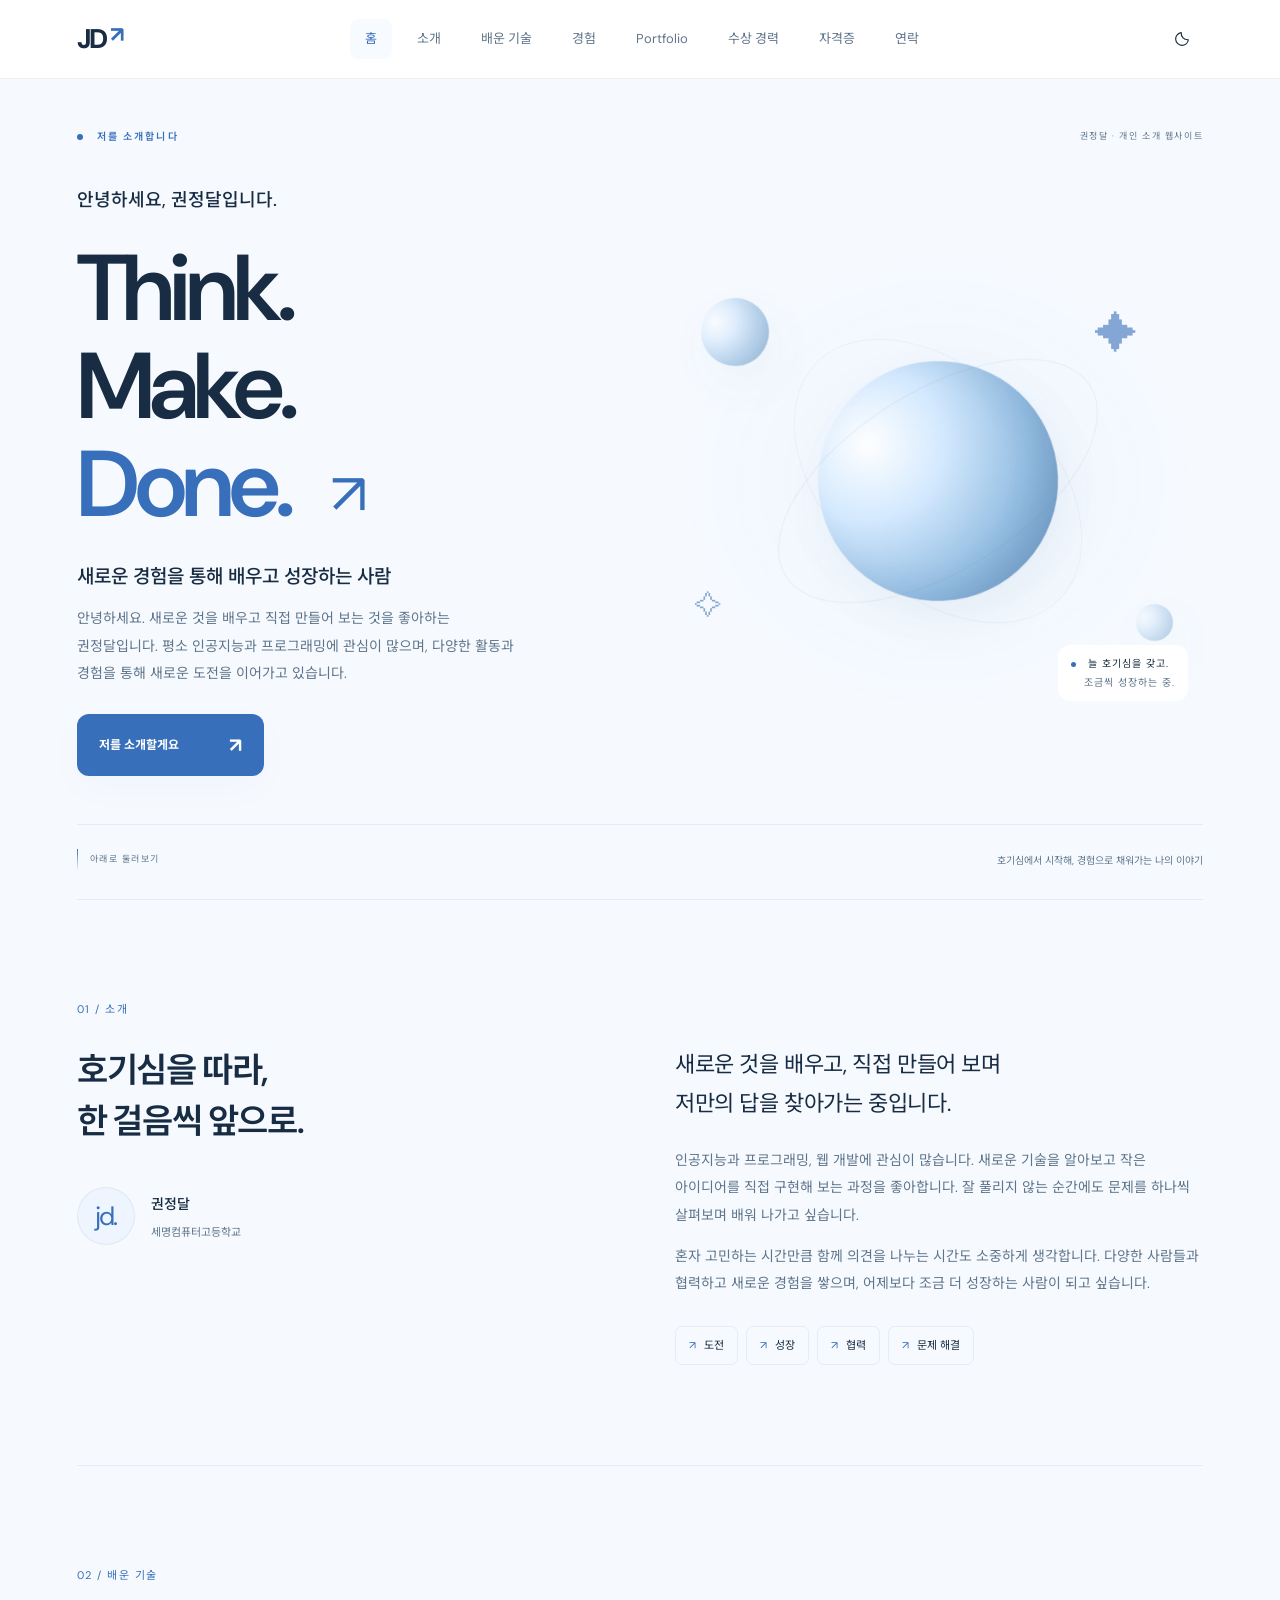
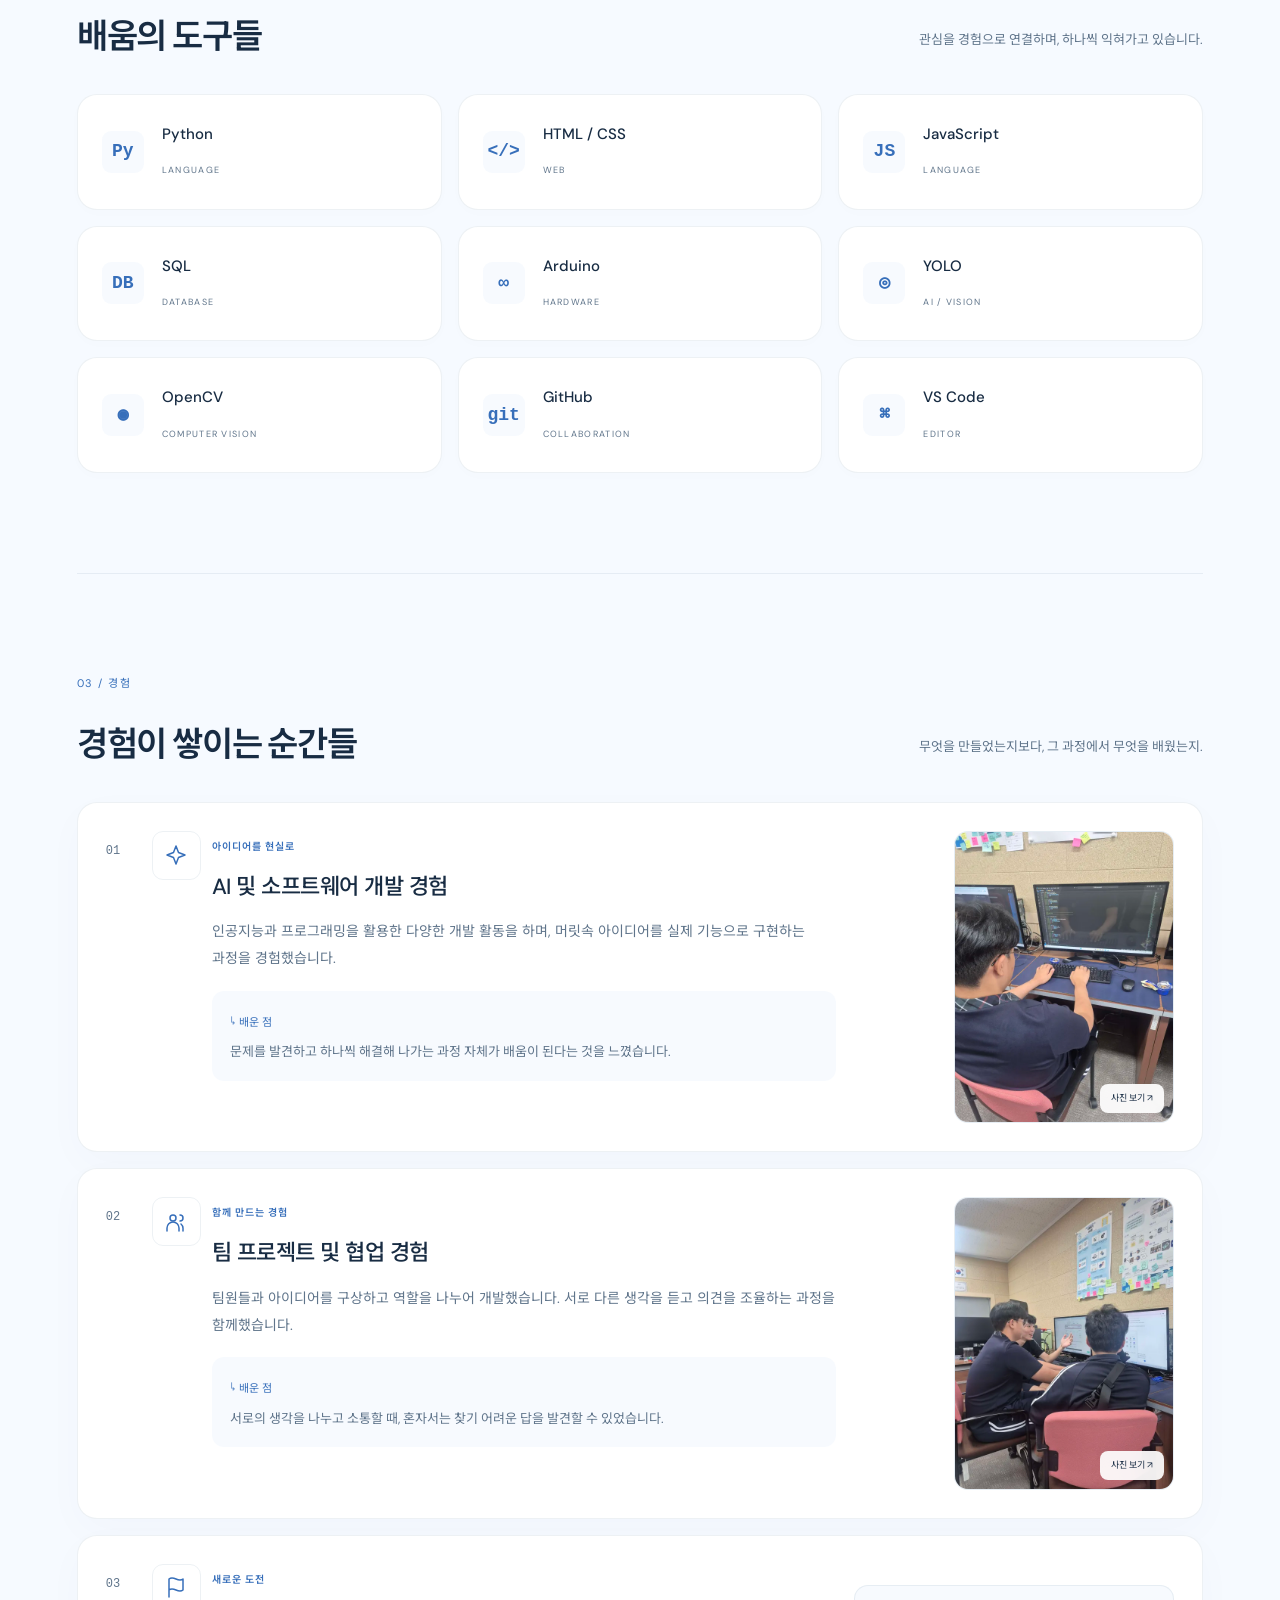
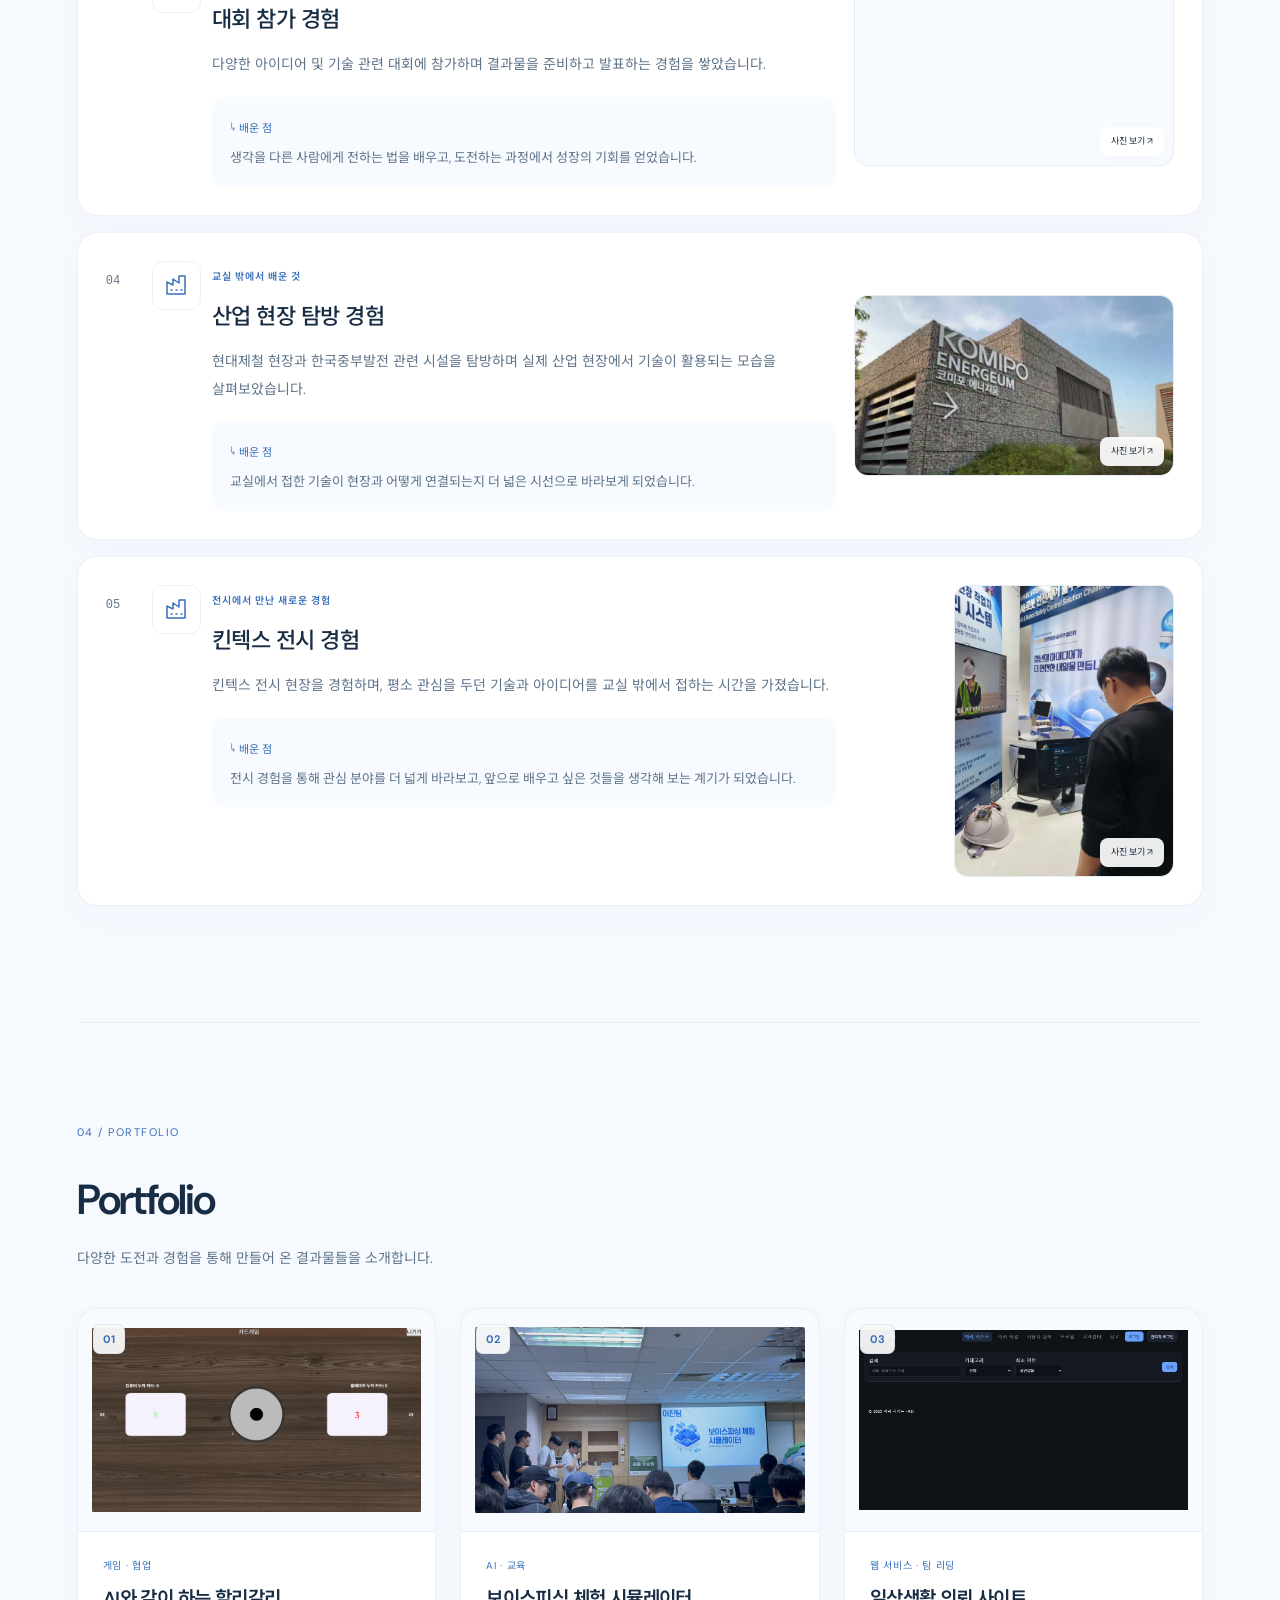
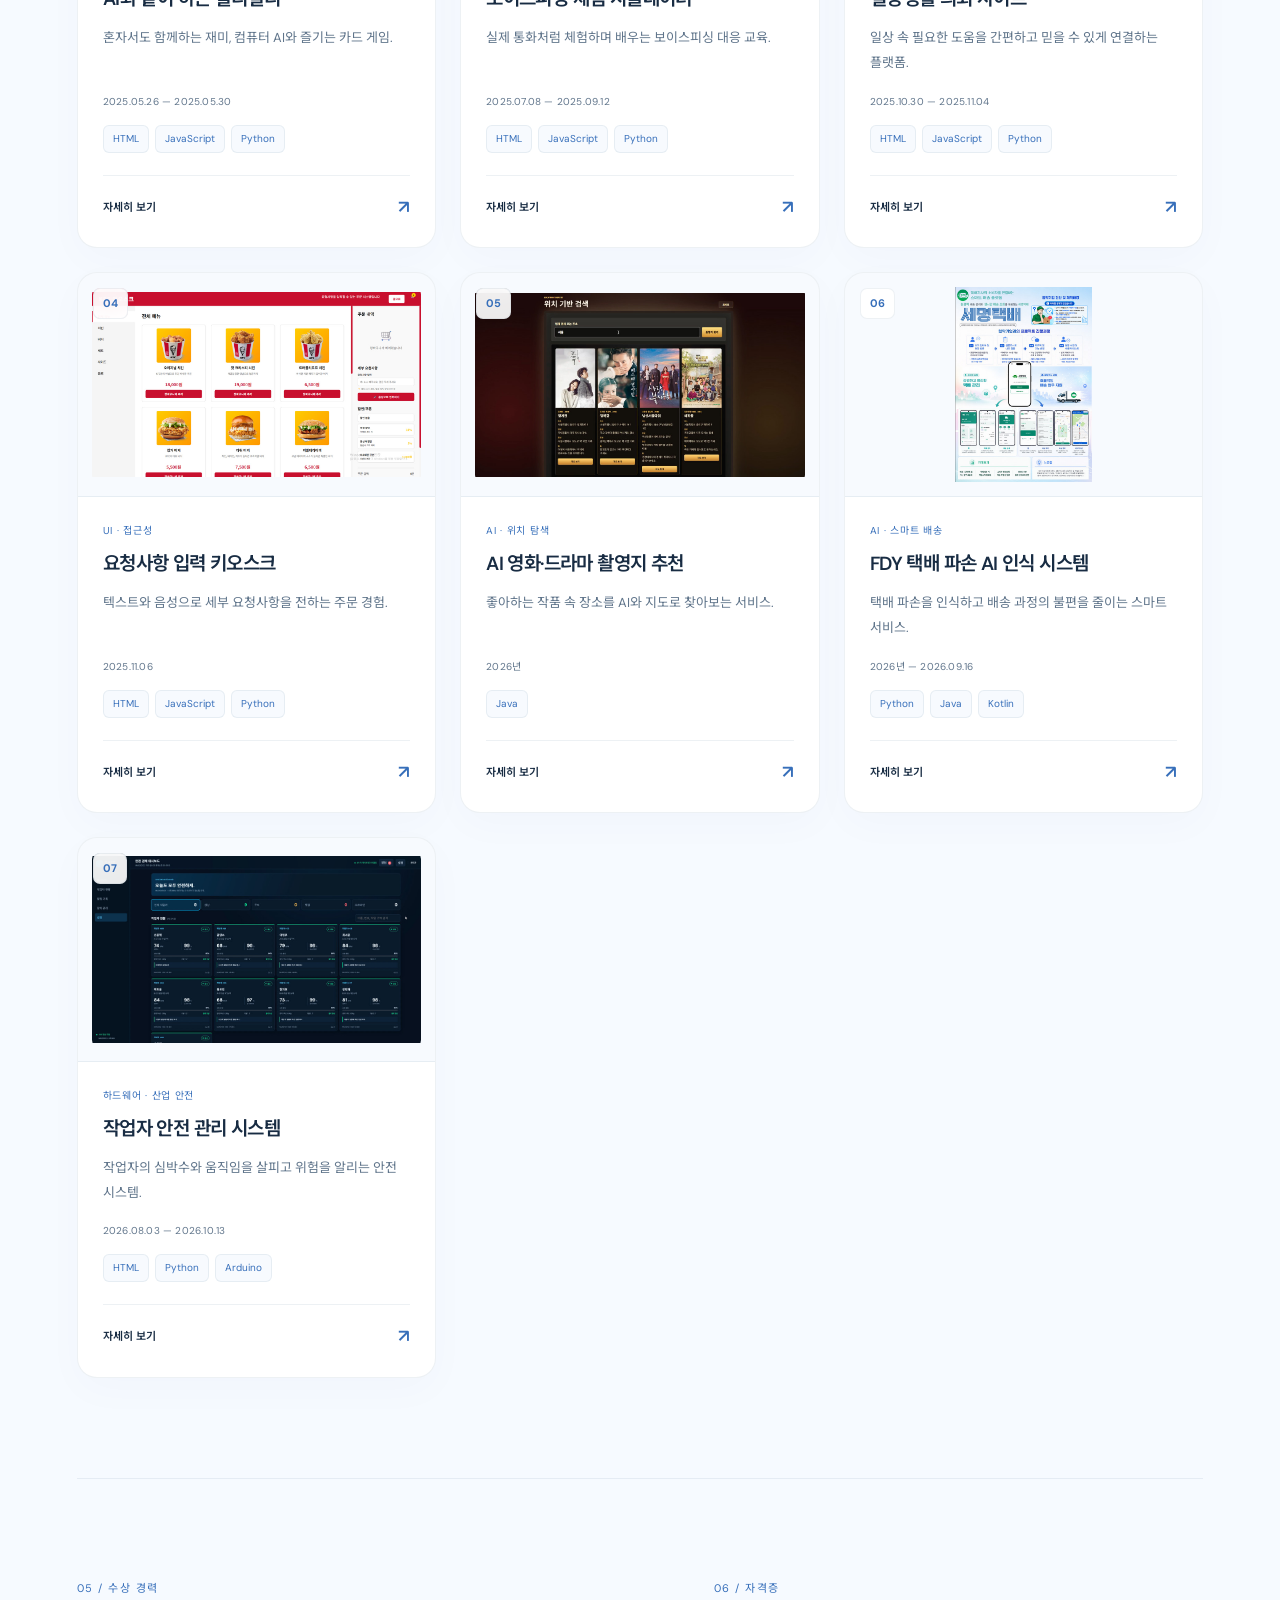
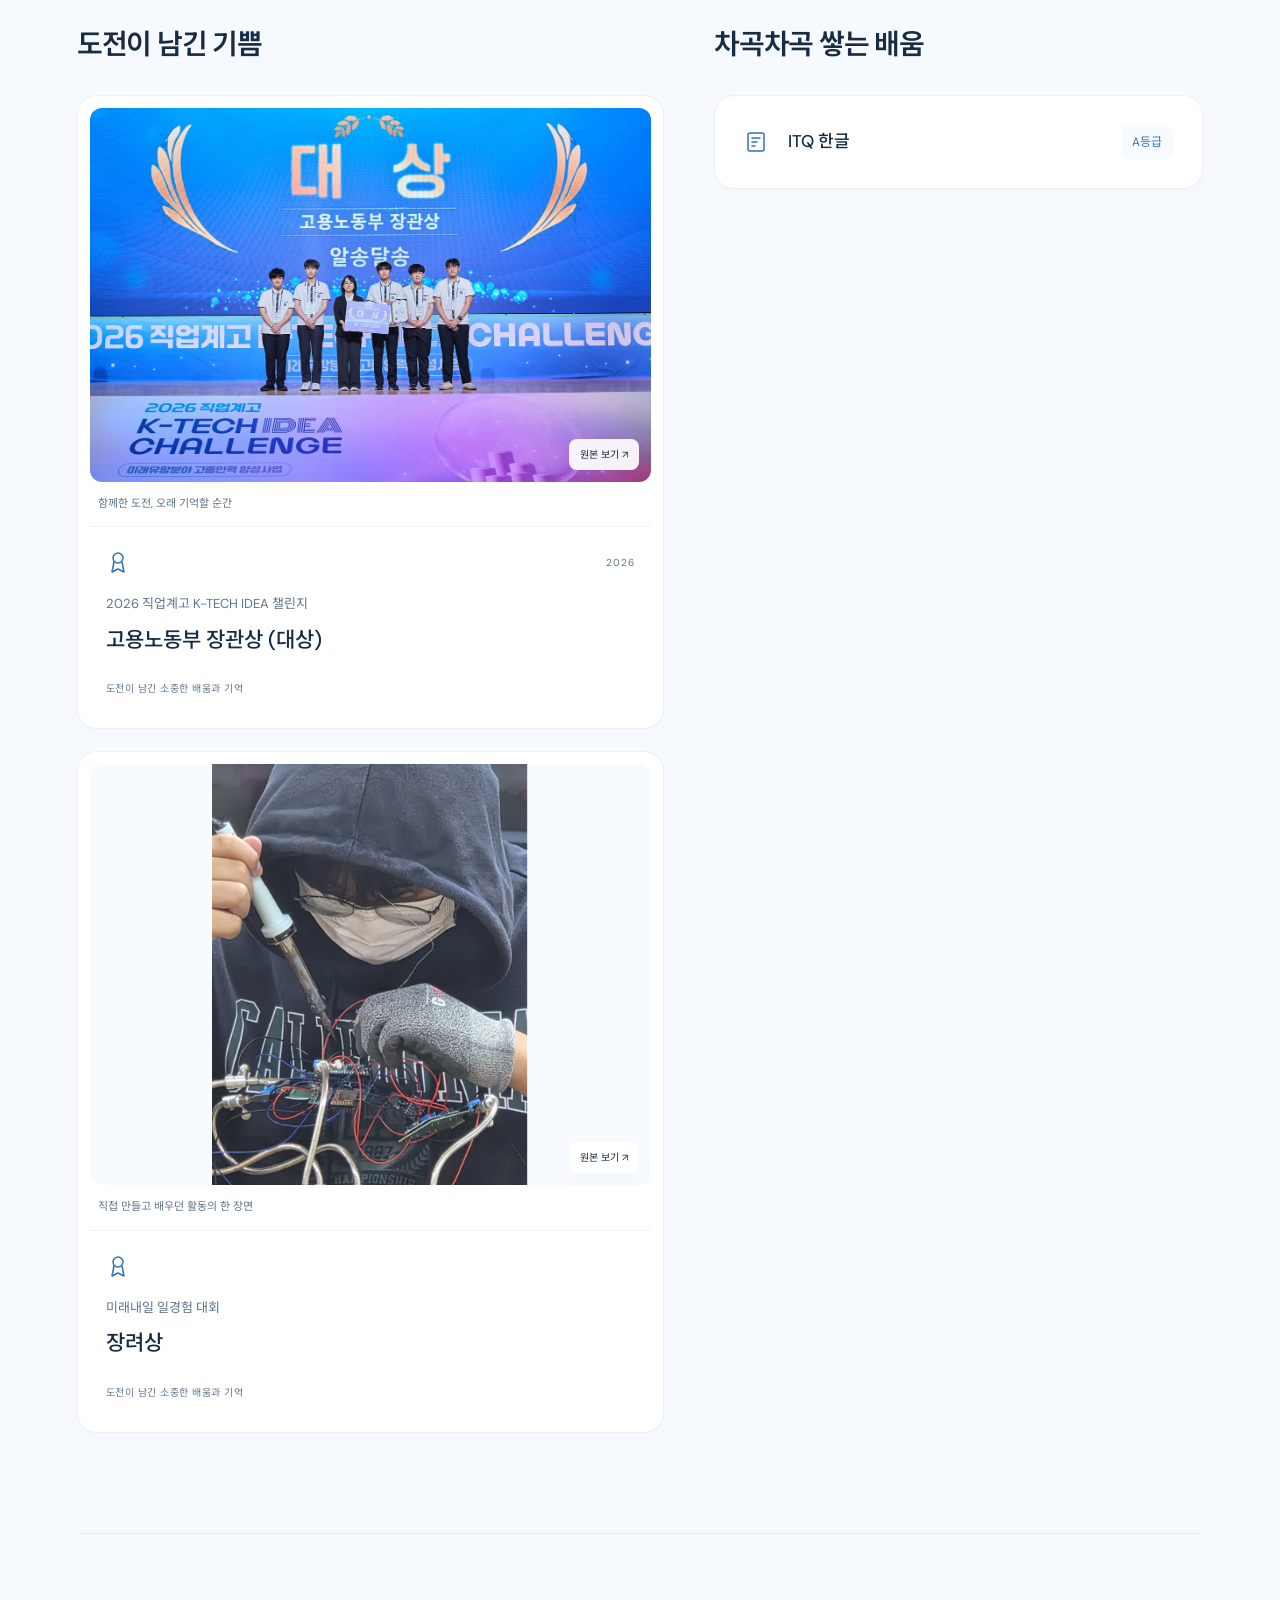
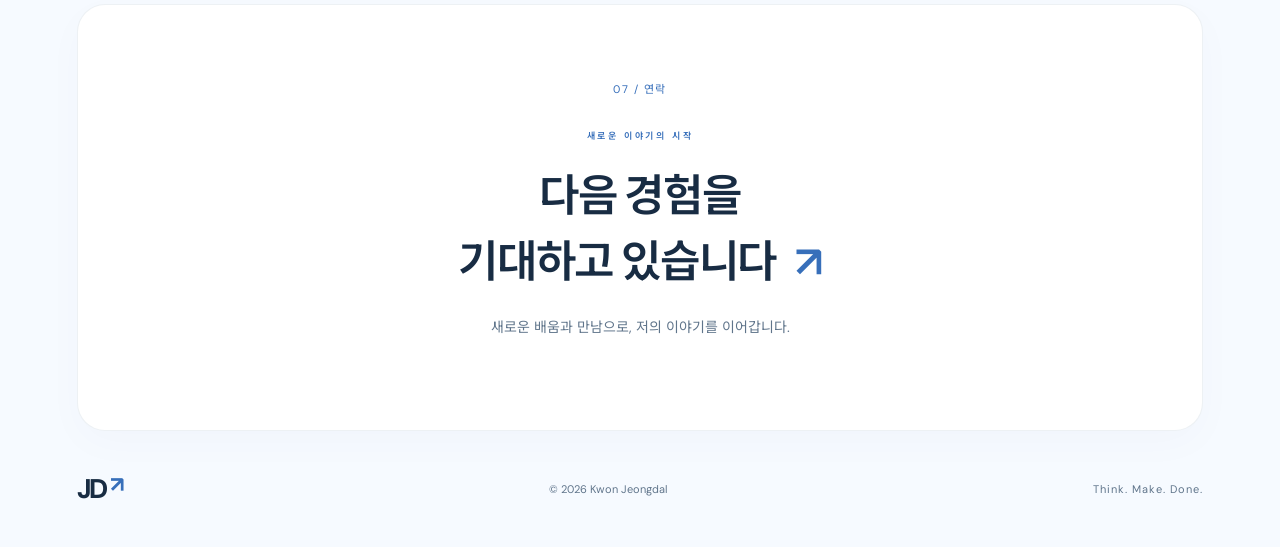
<file: index.html>
<!DOCTYPE html>
<html lang="ko" data-theme="light">
<head><meta charset="UTF-8"><meta name="viewport" content="width=device-width, initial-scale=1"><meta name="theme-color" content="#f6faff"><meta name="description" content="새로운 경험을 통해 배우고 성장하는 권정달의 이야기. Think. Make. Done."><title>권정달 — Think. Make. Done.</title><link rel="stylesheet" href="style.css"><link rel="stylesheet" href="portfolio.css"><script src="data.js" defer></script><script src="portfolio-data.js" defer></script><script src="portfolio.js" defer></script><script src="script.js" defer></script></head>
<body>
<a class="skip" href="#main" data-ko="본문으로 이동">본문으로 이동</a>
<div class="progress" aria-hidden="true"></div>
<header class="header"><div class="nav-wrap"><a class="brand" href="#home" aria-label="Home">JD<span>↗</span></a><nav id="navigation" aria-label="Main navigation"></nav><div class="controls"><button id="theme" aria-label="라이트 모드로 전환"></button><button id="menu" aria-label="메뉴 열기" aria-expanded="false" aria-controls="navigation"><span></span><span></span></button></div></div></header>
<main id="main">
<section id="home" class="hero section"><div class="hero-top"><span class="eyebrow"><i></i> A LITTLE ABOUT ME</span><span class="issue">KWON JEONGDAL · PERSONAL WEBSITE</span></div><div class="hero-grid"><div class="hero-copy"><p class="hello" data-ko="안녕하세요, 권정달입니다.">안녕하세요, 권정달입니다.</p><h1>Think.<br>Make.<br><span>Done.</span><span class="title-dot">↗</span></h1><p class="hero-sub" data-ko="새로운 경험을 통해 배우고 성장하는 사람">새로운 경험을 통해 배우고 성장하는 사람</p><p class="hero-intro" id="intro"></p><a class="button" href="#about"><span data-ko="저를 소개할게요">저를 소개할게요</span><span>↗</span></a></div><div class="visual" aria-label="생각을 만들고, 경험을 쌓아가는 여정을 표현한 추상 그래픽" role="img"><div class="orbit orbit-one"></div><div class="orbit orbit-two"></div><div class="orb"></div><div class="orb orb-small"></div><div class="orb orb-tiny"></div><div class="star star-one">✦</div><div class="star star-two">✧</div><div class="visual-note"><span class="note-dot"></span> ALWAYS CURIOUS.<br><span class="note-line">ALWAYS GROWING.</span></div><div class="coordinate">37° N / A WORLD OF POSSIBILITIES</div></div></div><div class="hero-bottom"><a href="#about"><span class="scroll-line"></span> SCROLL TO EXPLORE</a><span data-ko="호기심에서 시작해, 경험으로 채워가는 나의 이야기">호기심에서 시작해, 경험으로 채워가는 나의 이야기</span></div></section>
<section id="about" class="section reveal"><div class="section-label">01 / ABOUT ME</div><div class="about-layout"><div><h2 data-ko="호기심을 따라,<br>한 걸음씩 앞으로.">호기심을 따라,<br>한 걸음씩 앞으로.</h2><div class="identity"><span class="identity-symbol">jd.</span><div><strong data-ko="권정달">권정달</strong><p data-ko="세명컴퓨터고등학교">세명컴퓨터고등학교</p></div></div></div><div><p class="about-lead" data-ko="새로운 것을 배우고, 직접 만들어 보며<br>저만의 답을 찾아가는 중입니다.">새로운 것을 배우고, 직접 만들어 보며<br>저만의 답을 찾아가는 중입니다.</p><p class="muted" data-ko="인공지능과 프로그래밍, 웹 개발에 관심이 많습니다. 새로운 기술을 알아보고 작은 아이디어를 직접 구현해 보는 과정을 좋아합니다. 잘 풀리지 않는 순간에도 문제를 하나씩 살펴보며 배워 나가고 싶습니다.">인공지능과 프로그래밍, 웹 개발에 관심이 많습니다. 새로운 기술을 알아보고 작은 아이디어를 직접 구현해 보는 과정을 좋아합니다. 잘 풀리지 않는 순간에도 문제를 하나씩 살펴보며 배워 나가고 싶습니다.</p><p class="muted" data-ko="혼자 고민하는 시간만큼 함께 의견을 나누는 시간도 소중하게 생각합니다. 다양한 사람들과 협력하고 새로운 경험을 쌓으며, 어제보다 조금 더 성장하는 사람이 되고 싶습니다.">혼자 고민하는 시간만큼 함께 의견을 나누는 시간도 소중하게 생각합니다. 다양한 사람들과 협력하고 새로운 경험을 쌓으며, 어제보다 조금 더 성장하는 사람이 되고 싶습니다.</p><div id="values" class="values"></div></div></div></section>
<section id="skills" class="section reveal"><div class="section-label">02 / SKILLS</div><div class="section-heading"><h2 data-ko="배움의 도구들">배움의 도구들</h2><p class="muted" data-ko="관심을 경험으로 연결하며, 하나씩 익혀가고 있습니다.">관심을 경험으로 연결하며, 하나씩 익혀가고 있습니다.</p></div><div id="skill-grid" class="skill-grid"></div></section>
<section id="experience" class="section reveal"><div class="section-label">03 / EXPERIENCE</div><div class="section-heading"><h2 data-ko="경험이 쌓이는 순간들">경험이 쌓이는 순간들</h2><p class="muted" data-ko="무엇을 만들었는지보다, 그 과정에서 무엇을 배웠는지.">무엇을 만들었는지보다, 그 과정에서 무엇을 배웠는지.</p></div><div id="experience-list" class="experience-list"></div></section>
<section id="portfolio" class="section reveal"><div class="section-label">04 / PORTFOLIO</div><div class="portfolio-heading"><h2>Portfolio</h2><p>다양한 도전과 경험을 통해 만들어 온 결과물들을 소개합니다.</p></div><div id="portfolio-grid" class="portfolio-grid"></div></section>
<section class="section recognition reveal"><div id="awards"><div class="section-label">04 / AWARDS</div><h2 data-ko="도전이 남긴 기쁨">도전이 남긴 기쁨</h2><div id="award-list"></div></div><div id="certifications"><div class="section-label">05 / CERTIFICATIONS</div><h2 data-ko="차곡차곡 쌓는 배움">차곡차곡 쌓는 배움</h2><div id="certification-list"></div></div></section>
<section id="contact" class="section contact reveal"><div class="section-label">06 / CONTACT</div><p class="eyebrow">THE NEXT CHAPTER</p><h2 data-ko="다음 경험을<br>기대하고 있습니다<span>↗</span>">다음 경험을<br>기대하고 있습니다<span>↗</span></h2><p class="muted" data-ko="새로운 배움과 만남으로, 저의 이야기를 이어갑니다.">새로운 배움과 만남으로, 저의 이야기를 이어갑니다.</p><div id="contact-list"></div></section>
</main><footer><a class="brand" href="#home">JD<span>↗</span></a><span>© 2026 Kwon Jeongdal</span><span>Think. Make. Done.</span></footer><button id="back-top" aria-label="맨 위로 이동">↑</button>
</body></html>
</file>
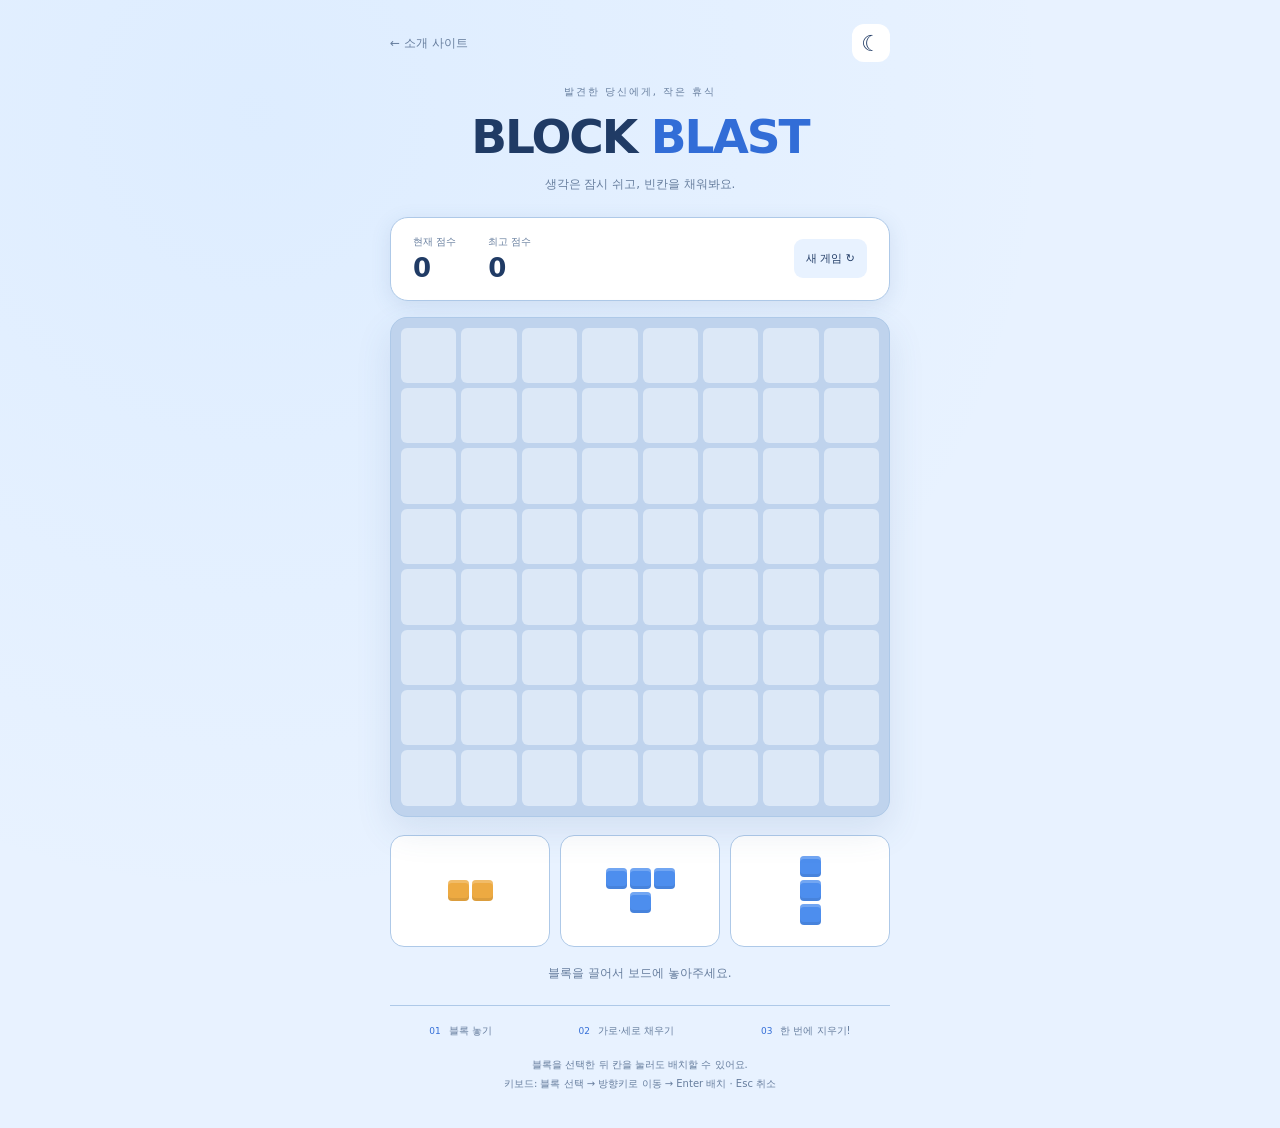
<file: game.html>
<!DOCTYPE html>
<html lang="ko" data-theme="light">
<head><meta charset="UTF-8"><meta name="viewport" content="width=device-width, initial-scale=1"><meta name="theme-color" content="#e8f2ff"><title>BLOCK BLAST · 숨겨진 휴식</title><link rel="stylesheet" href="game.css"><script src="game.js" defer></script></head>
<body><main class="game-shell"><header class="game-header"><a href="index.html" class="back-link">← 소개 사이트</a><button id="game-theme" aria-label="테마 전환">◐</button></header><p class="secret-label">발견한 당신에게, 작은 휴식</p><h1>BLOCK <span>BLAST</span></h1><p class="subtitle">생각은 잠시 쉬고, 빈칸을 채워봐요.</p><div class="scoreboard"><div><span>현재 점수</span><strong id="score">0</strong></div><div><span>최고 점수</span><strong id="best">0</strong></div><button id="restart">새 게임 ↻</button></div><div class="board-wrap"><div id="board" class="board" role="grid" aria-label="8행 8열 블록 보드"></div><div id="game-over" class="overlay" hidden><div class="over-card"><span>잘했어요!</span><h2>잠깐의 휴식, 끝!</h2><p>더 놓을 수 있는 블록이 없어요.</p><strong id="final-score">0</strong><button id="play-again">다시 도전하기 ↗</button><a href="index.html">소개 사이트로 돌아가기</a></div></div><div id="combo" aria-hidden="true"></div></div><div id="tray" class="tray" aria-label="사용할 블록 3개"></div><p id="status" class="status" role="status" aria-live="polite">블록을 끌어서 보드에 놓아주세요.</p><div class="instructions"><span>01 <b>블록 놓기</b></span><span>02 <b>가로·세로 채우기</b></span><span>03 <b>한 번에 지우기!</b></span></div><p class="keyboard-help">블록을 선택한 뒤 칸을 눌러도 배치할 수 있어요.<br>키보드: 블록 선택 → 방향키로 이동 → Enter 배치 · Esc 취소</p></main><div id="drag-ghost" aria-hidden="true"></div></body></html>
</file>
<file: style.css>
@import url('https://fonts.googleapis.com/css2?family=DM+Sans:wght@400;500;600;700&family=Noto+Sans+KR:wght@400;500;600;700;800;900&display=swap');
:root{--bg:#101214;--surface:#181b1f;--text:#f3f5f7;--muted:#a0a7b1;--line:#ffffff12;--accent:#a4c9ef;--soft:#a4c9ef09;--nav:#101214ed;color-scheme:dark}
:root[data-theme=light]{--bg:#f6faff;--surface:#ffffff;--text:#182c43;--muted:#60758b;--line:#244a7614;--accent:#376fba;--soft:#4285dc0b;--nav:#ffffffea;color-scheme:light}
*{box-sizing:border-box}html{scroll-behavior:smooth;scroll-padding-top:110px}body{margin:0;background:var(--bg);color:var(--text);font-family:'DM Sans','Noto Sans KR',sans-serif;-webkit-font-smoothing:antialiased;transition:background .3s,color .3s;word-break:keep-all}a{color:inherit;text-decoration:none}button{font:inherit;color:inherit;background:none;border:0;cursor:pointer}button,a{-webkit-tap-highlight-color:transparent}a:focus-visible,button:focus-visible{outline:2px solid var(--accent);outline-offset:6px;border-radius:3px}::selection{background:#356a9e;color:white}.skip{position:fixed;left:15px;top:-100px;padding:12px;background:var(--accent);color:var(--bg);z-index:100}.skip:focus{top:10px}.progress{position:fixed;top:0;left:0;height:2px;background:var(--accent);z-index:60;width:0}.header{position:fixed;top:0;left:0;right:0;z-index:50;background:var(--nav);backdrop-filter:blur(18px);border-bottom:1px solid var(--line)}.nav-wrap{max-width:1320px;padding:0 56px;height:88px;margin:auto;display:flex;align-items:center;justify-content:space-between;gap:35px}.brand{font-size:27px;font-weight:800;letter-spacing:-2px;white-space:nowrap}.brand span{color:var(--accent);font-size:22px;vertical-align:top;margin-left:3px}nav{display:flex;gap:25px;align-items:center}nav a{font-size:12px;color:var(--muted);padding:10px 0;position:relative;transition:color .2s}nav a:hover,nav a[aria-current]{color:var(--text)}nav a[aria-current]:after{content:'';position:absolute;bottom:2px;width:4px;height:4px;background:var(--accent);border-radius:100%;left:50%}.controls{display:flex;align-items:center;gap:16px}#language{font-size:11px;font-weight:700;letter-spacing:1px}#theme{display:flex;align-items:center;justify-content:center;width:30px;height:36px}#theme svg{width:18px}.divider{height:15px;width:1px;background:var(--line)}#menu{display:none}.section{max-width:1208px;margin:0 auto;padding:108px 0;border-bottom:1px solid var(--line)}.hero{padding-top:139px;padding-bottom:28px;min-height:850px}.hero-top{display:flex;align-items:center;justify-content:space-between}.eyebrow{font-size:10px;letter-spacing:2.1px;color:var(--accent);font-weight:600}.eyebrow i{display:inline-block;width:6px;height:6px;background:var(--accent);border-radius:50%;margin-right:10px;vertical-align:middle}.issue{font-size:9px;letter-spacing:1.6px;color:var(--muted)}.hero-grid{display:grid;grid-template-columns:1fr 1fr;gap:45px;padding:52px 0 58px;align-items:center}.hello{font-size:18px;margin:0 0 23px;font-weight:500}h1{font-size:clamp(72px,7.6vw,110px);font-weight:600;line-height:.99;letter-spacing:-6px;margin:0;position:relative;width:fit-content}h1>span:first-of-type{color:var(--accent)}.title-dot{position:absolute;right:-75px;bottom:8px;color:var(--accent);font-size:67px;font-weight:400}.hero-sub{font-size:17px;line-height:1.7;margin:29px 0 12px;font-weight:500}.hero-intro{max-width:415px;font-size:12px;color:var(--muted);line-height:1.95;margin:0}.button{display:inline-flex;align-items:center;gap:50px;background:var(--accent);color:#101b26;padding:16px 20px;font-size:12px;font-weight:700;border-radius:5px;margin-top:27px;transition:transform .25s,box-shadow .25s}.button:hover{transform:translateY(-4px);box-shadow:0 8px 24px #4488bb16}.button>span:last-child{font-size:20px}.visual{height:480px;position:relative;display:flex;align-items:center;justify-content:center;isolation:isolate}.visual:before{content:'';position:absolute;inset:0;background:radial-gradient(ellipse at center,#77a8ce0d,transparent 66%);z-index:-1}.orb{width:278px;height:278px;border-radius:50%;background:radial-gradient(circle at 30% 24%,#f3f8fc 0%,#c5d8e6 18%,#829eb5 41%,#415463 65%,#202c35 86%);box-shadow:inset -20px -20px 40px #0a101744,0 22px 65px #00000014;transform:rotate(-25deg);position:relative}.orb:after{content:'';position:absolute;inset:0;border-radius:50%;opacity:.15;background:url("data:image/svg+xml,%3Csvg viewBox='0 0 200 200' xmlns='http://www.w3.org/2000/svg'%3E%3Cfilter id='n'%3E%3CfeTurbulence type='fractalNoise' baseFrequency='.8' numOctaves='3' stitchTiles='stitch'/%3E%3C/filter%3E%3Crect width='100%25' height='100%25' opacity='.4' filter='url(%23n)'/%3E%3C/svg%3E")}.orbit{position:absolute;width:440px;height:180px;border:1px solid #a4bdd332;border-radius:50%;transform:rotate(-32deg);z-index:2;pointer-events:none}.orbit-two{width:410px;height:220px;transform:rotate(44deg);z-index:-1;border-color:#a4bdd321}.star{position:absolute;color:var(--accent)}.star-one{font-size:43px;top:52px;right:65px;animation:float 7s ease-in-out infinite}.star-two{font-size:27px;left:22px;bottom:87px}.visual-note{position:absolute;bottom:13px;right:24px;font-size:10px;letter-spacing:2px;line-height:1.9}.note-dot{width:5px;height:5px;background:var(--accent);border-radius:50%;display:inline-block;margin-right:8px}.note-line{padding-left:13px;color:var(--muted)}.coordinate{position:absolute;left:0;top:80px;font-size:8px;color:var(--muted);writing-mode:vertical-rl;letter-spacing:2px}.hero-bottom{border-top:1px solid var(--line);padding-top:24px;display:flex;align-items:center;justify-content:space-between;font-size:10px;color:var(--muted)}.hero-bottom>a{display:flex;align-items:center;gap:12px;font-size:9px;letter-spacing:1.5px}.scroll-line{width:1px;height:22px;background:linear-gradient(var(--accent),transparent)}.section-label{font-size:10px;letter-spacing:2px;color:var(--accent);margin-bottom:32px}h2{font-size:36px;line-height:1.5;letter-spacing:-1.5px;font-weight:600;margin:0}h3{font-weight:500}.about-layout{display:grid;grid-template-columns:1fr 1fr;gap:85px}.identity{display:flex;align-items:center;gap:16px;margin-top:40px}.identity-symbol{font-size:26px;letter-spacing:-2px;background:var(--soft);border:1px solid var(--line);width:58px;height:58px;display:grid;place-items:center;border-radius:50%;color:var(--accent)}.identity strong{font-size:14px;font-weight:500}.identity p{font-size:11px;color:var(--muted);margin:6px 0 0}.about-lead{font-size:20px;line-height:1.8;margin:0 0 23px;letter-spacing:-.4px}.muted{color:var(--muted);font-size:13px;line-height:1.95}.about-layout .muted{margin:0 0 14px}.values{display:flex;flex-wrap:wrap;gap:8px;margin-top:29px}.values>span{font-size:11px;border:1px solid var(--line);padding:9px 13px;border-radius:4px}.values i{font-style:normal;color:var(--accent);margin-right:8px}.section-heading{display:flex;align-items:end;justify-content:space-between;gap:30px;margin-bottom:36px}.section-heading .muted{font-size:11px;margin-bottom:7px}.skill-grid{display:grid;grid-template-columns:repeat(3,1fr);gap:12px}.skill{display:flex;align-items:center;gap:18px;padding:25px 24px;border:1px solid var(--line);border-radius:6px;background:var(--surface);transition:transform .25s,border-color .25s}.skill:hover{transform:translateY(-4px);border-color:color-mix(in srgb,var(--accent) 35%,transparent)}.skill-icon{width:38px;height:38px;display:grid;place-items:center;color:var(--accent);background:var(--soft);font-family:monospace;font-size:18px;border-radius:7px;font-weight:bold}.skill h3{font-size:14px;margin:0 0 7px}.skill div>span{font-size:8px;letter-spacing:1.3px;color:var(--muted)}.experience{display:grid;grid-template-columns:50px 60px 1fr;gap:28px;padding:34px 0;border-top:1px solid var(--line)}.exp-number{font-size:12px;color:var(--muted);padding-top:10px;font-family:monospace}.exp-icon{width:49px;height:49px;display:grid;place-items:center;border:1px solid var(--line);border-radius:12px;color:var(--accent);background:var(--soft)}.exp-copy>.eyebrow{font-size:8px;letter-spacing:1.8px}.exp-copy h3{font-size:21px;margin:10px 0 13px;letter-spacing:-.5px}.exp-copy>.muted{max-width:780px;margin:0}.lesson{margin-top:18px;padding:15px 19px;background:var(--surface);border-left:2px solid var(--line);border-radius:0 5px 5px 0;display:flex;gap:23px;align-items:baseline}.lesson>span{font-size:10px;color:var(--accent);white-space:nowrap}.lesson p{font-size:12px;color:var(--muted);margin:0;line-height:1.9}.recognition{display:grid;grid-template-columns:1.2fr 1fr;gap:50px}.recognition h2{font-size:28px;margin-bottom:29px}.recognition>div{scroll-margin-top:110px}.award-card{background:var(--surface);border:1px solid var(--line);padding:29px;border-radius:7px}.award-top{display:flex;align-items:center;justify-content:space-between;margin-bottom:27px}.award-top>span:last-child{font-size:10px;color:var(--muted);letter-spacing:1px}.award-icon{color:var(--accent);display:flex}.award-card>p{font-size:12px;color:var(--muted);margin:0 0 9px}.award-card h3{font-size:21px;margin:0 0 23px;color:var(--accent);line-height:1.6}.award-caption{font-size:7px;letter-spacing:1.5px;color:var(--muted)}.cert-card{display:flex;align-items:center;gap:20px;background:var(--surface);border:1px solid var(--line);border-radius:7px;padding:29px;margin-bottom:12px}.cert-icon{display:flex;color:var(--accent)}.cert-card h3{font-size:17px;margin:0}.grade{margin-left:auto;font-size:10px;background:var(--soft);color:var(--accent);padding:7px 11px;white-space:nowrap;border-radius:4px}.contact{text-align:center;padding:100px 0 105px}.contact .section-label{margin-bottom:48px}.contact>.eyebrow{font-size:9px;letter-spacing:2.8px}.contact h2{font-size:51px;line-height:1.5;margin:19px 0}.contact h2 span{color:var(--accent);margin-left:19px}.contact>.muted{font-size:12px}.contact-link{display:inline-flex;align-items:center;gap:40px;border-bottom:1px solid var(--accent);padding:13px 0;margin:16px 15px;font-size:14px}.contact-link span{color:var(--accent)}footer{max-width:1208px;margin:auto;padding:33px 0 35px;display:flex;justify-content:space-between;align-items:center}footer>span{font-size:9px;color:var(--muted)}footer>span:last-child{letter-spacing:1px}#back-top{position:fixed;right:27px;bottom:27px;background:var(--surface);border:1px solid var(--line);border-radius:50%;width:43px;height:43px;color:var(--accent);opacity:0;visibility:hidden;transform:translateY(10px);transition:.25s;z-index:30}#back-top.visible{opacity:1;visibility:visible;transform:none}.will-reveal{opacity:0;transform:translateY(24px);transition:opacity .7s,transform .7s}.revealed{opacity:1;transform:none}.hero-copy{animation:enter .9s both}.visual{animation:enter 1.3s both}@keyframes enter{from{opacity:0;transform:translateY(18px)}to{opacity:1;transform:translateY(0)}}@keyframes float{50%{transform:translateY(-12px) rotate(12deg)}}
@media(min-width:1450px){.section,footer{max-width:1208px}.hero{min-height:900px}.hero-grid{padding:65px 0}.visual{height:500px}}
@media(max-width:1330px){.section,footer{margin-left:6%;margin-right:6%}.nav-wrap{padding:0 6%}.hero{min-height:800px}.hero-grid{gap:30px}.visual{height:430px}.orbit{width:380px}.orbit-two{width:350px}.orb{width:250px;height:250px}}
@media(max-width:1100px){.nav-wrap{height:76px}#menu{display:flex;width:28px;height:30px;flex-direction:column;justify-content:center;gap:6px;padding:3px}#menu span{width:22px;height:1px;background:var(--text);transition:transform .2s}.menu-open #menu span:first-child{transform:translateY(3.5px) rotate(45deg)}.menu-open #menu span:last-child{transform:translateY(-3.5px) rotate(-45deg)}nav{display:none;position:absolute;top:76px;left:0;right:0;background:var(--bg);padding:22px 6% 30px;border-bottom:1px solid var(--line);grid-template-columns:1fr 1fr;gap:12px}.menu-open nav{display:grid}nav a{font-size:14px}nav a[aria-current]:after{left:-12px;bottom:18px}.hero{padding-top:119px;min-height:auto}.hero-grid{padding-top:42px}.visual{height:370px}.orb{width:215px;height:215px}.orbit{width:310px;height:145px}.orbit-two{width:300px;height:175px}.visual-note{right:0;bottom:0;font-size:8px}.star-one{right:25px}.issue{font-size:8px}.section-heading{display:block}.section-heading .muted{margin-top:13px}.about-layout{gap:45px}h2{font-size:31px}.recognition{gap:30px}.lesson{display:block}.lesson p{margin-top:6px}}
@media(max-width:700px){.nav-wrap{height:69px}.brand{font-size:25px}.controls{gap:13px}nav{top:69px}.section{padding:70px 0}.hero{padding-top:102px;padding-bottom:22px}.hero-top .issue{display:none}.hero-grid{display:flex;flex-direction:column;align-items:stretch;gap:0;padding:33px 0 22px}.hello{font-size:15px;margin-bottom:25px}h1{font-size:87px;letter-spacing:-5px}.title-dot{font-size:56px;right:-66px;bottom:5px}.hero-sub{font-size:15px;max-width:290px;margin-top:25px}.hero-intro{font-size:11px;max-width:360px}.button{margin-top:22px;font-size:11px;padding:12px 18px;gap:40px}.visual{height:310px;width:100%;max-width:400px;align-self:center;margin:12px 0 0}.orb{width:180px;height:180px}.orbit{width:290px;height:120px}.orbit-two{width:265px;height:150px}.star-one{top:35px;right:40px;font-size:31px}.star-two{bottom:45px;left:25px;font-size:24px}.coordinate{top:50px;left:0;font-size:6px}.visual-note{bottom:15px;right:15px;font-size:7px}.hero-bottom{padding-top:20px}.hero-bottom>span{display:none}.hero-bottom>a{font-size:8px}.section-label{font-size:9px;margin-bottom:24px}h2{font-size:29px;letter-spacing:-1.1px}.about-layout{grid-template-columns:1fr;gap:35px}.identity{margin-top:25px}.about-lead{font-size:18px}.muted{font-size:12px}.values{margin-top:24px}.values>span{font-size:10px;padding:8px 10px}.section-heading{margin-bottom:25px}.section-heading .muted{font-size:11px}.skill-grid{grid-template-columns:repeat(2,minmax(0,1fr));gap:9px}.skill{padding:18px 12px;gap:10px;min-width:0}.skill-icon{width:29px;height:32px;font-size:15px;flex-shrink:0}.skill h3{font-size:12px}.skill div>span{font-size:6px;letter-spacing:.7px}.experience{grid-template-columns:35px 1fr;gap:15px;padding:28px 0}.exp-number{display:none}.exp-icon{width:33px;height:36px;border-radius:8px}.exp-icon svg{width:18px}.exp-copy h3{font-size:17px;margin:9px 0 12px;line-height:1.6}.exp-copy .eyebrow{font-size:7px;letter-spacing:1.3px}.exp-copy>.muted{font-size:11px}.lesson{padding:12px}.lesson p{font-size:10px}.lesson>span{font-size:9px}.recognition{grid-template-columns:1fr;gap:52px}.recognition h2{font-size:26px;margin-bottom:22px}.award-card{padding:24px}.award-card h3{font-size:19px}.contact{padding:68px 0}.contact .section-label{margin-bottom:40px}.contact h2{font-size:33px;letter-spacing:-1px}.contact h2 span{margin-left:10px}.contact>.muted{font-size:10px}footer{padding:26px 0;flex-wrap:wrap;gap:20px}footer>span{font-size:8px}footer>span:last-child{display:none}#back-top{right:17px;bottom:17px;width:38px;height:38px}}
@media(prefers-reduced-motion:reduce){html{scroll-behavior:auto}*,*:before,*:after{animation:none!important;transition:none!important}.will-reveal{opacity:1;transform:none}}

/* Quiet surfaces and slow, independent motion. */
.header{transition:background .3s,box-shadow .3s}
.header.scrolled{box-shadow:0 4px 24px #00000008}
nav{gap:10px}
nav a{padding:10px 13px;border-radius:8px;white-space:nowrap;transition:color .25s,background .25s}
nav a:hover,nav a[aria-current]{background:var(--soft);color:var(--accent)}
nav a[aria-current]:after{display:none}
.controls button{border-radius:8px;min-width:36px;min-height:36px;transition:background .25s,color .25s}
.controls button:hover{background:var(--soft);color:var(--accent)}
.button{border-radius:10px;min-height:48px;transition:transform .3s,box-shadow .3s,background .3s}
[data-theme=light] .button{background:#244c73;color:#fff}
.button:hover{transform:translateY(-2px)}
.skill,.cert-card,.award-card{border-radius:12px;transition:transform .3s,border-color .3s,box-shadow .3s}
.skill:hover{transform:translateY(-3px);box-shadow:0 10px 26px #00000008}
[data-theme=light] .skill,[data-theme=light] .cert-card,[data-theme=light] .award-card{box-shadow:0 3px 15px #172b3b03}
.skill-icon{border-radius:9px}
.values>span,.grade{border-radius:7px}
.exp-icon{background:transparent;border-radius:11px}
.lesson{border-radius:0 9px 9px 0;background:var(--soft)}
.award-card h3{color:var(--text)}
.orb{animation:orb-drift 9s ease-in-out infinite;will-change:transform}
.orbit-one{animation:orbit-sway-one 18s ease-in-out infinite}
.orbit-two{animation:orbit-sway-two 23s ease-in-out infinite}
.star-one{animation:float 9s ease-in-out infinite}
.star-two{animation:float 12s ease-in-out -4s infinite}
.coordinate{display:none}
.orb:after{opacity:.06}
[data-theme=light] .orb{background:radial-gradient(circle at 30% 24%,#ffffff 0%,#e0eaf1 20%,#b7cbd9 42%,#7f9aad 65%,#536c80 88%);box-shadow:inset -18px -18px 36px #334b6514,0 25px 65px #43617a12}
[data-theme=light] .orbit{border-color:#527b9c30}
[data-theme=light] .orbit-two{border-color:#527b9c20}
@keyframes orb-drift{0%,100%{transform:translate3d(0,5px,0) rotate(-25deg)}50%{transform:translate3d(7px,-14px,0) rotate(-16deg)}}
@keyframes orbit-sway-one{0%,100%{transform:rotate(-32deg) translateY(0)}50%{transform:rotate(-23deg) translateY(-8px)}}
@keyframes orbit-sway-two{0%,100%{transform:rotate(44deg)}50%{transform:rotate(56deg)}}
@media(max-width:1100px){nav{gap:8px}.controls #menu{min-width:30px}nav a{padding:13px 15px}}
@media(max-width:700px){.skill{border-radius:10px}.hero-intro{font-size:12px;line-height:1.95}.exp-copy>.muted{font-size:12px}.lesson p{font-size:11px}.contact>.muted{font-size:12px}.visual-note{font-size:9px;letter-spacing:1px}h1{font-size:clamp(66px,20vw,87px)}.title-dot{right:-58px;font-size:48px}.hero-sub{max-width:none}}
@media(prefers-reduced-motion:reduce){.orb{will-change:auto}}

/* Light editorial layout. All added surfaces derive from the theme palette. */
:root{--radius:20px;--shadow:0 12px 40px #153c6c06;--orb-light:#f4fbff;--orb-mid:#b2d8f4;--orb-dark:#5b8db9;--orb-edge:#2d5174}
[data-theme=light]{--orb-light:#fff;--orb-mid:#d4eaff;--orb-dark:#92bce2;--orb-edge:#608db7}
body{line-height:1.7}
.nav-wrap{height:78px;max-width:1320px}
.brand{letter-spacing:-1.5px}
nav a{font-size:13px;padding:9px 15px}
.controls button{min-width:42px;min-height:42px}
.section{max-width:1140px;padding:100px 0}
.hero{padding-top:128px;padding-bottom:28px;min-height:800px}
.hero-grid{grid-template-columns:1.05fr 1fr;padding:40px 0 48px;gap:40px}
.hello{font-size:18px;font-weight:500}
h1{font-size:clamp(78px,7.3vw,104px);line-height:1.05;letter-spacing:-5px}
.title-dot{font-size:58px;right:-67px}
.hero-sub{font-size:19px;margin-top:28px}
.hero-intro{font-size:14px;line-height:1.95;max-width:450px}
.button{background:var(--accent);color:var(--surface);padding:14px 22px;border-radius:12px;box-shadow:var(--shadow)}
[data-theme=light] .button{background:var(--accent);color:var(--surface)}
.section-label{font-size:11px;letter-spacing:1.5px;margin-bottom:26px}
h2{font-size:34px;letter-spacing:-1.2px}
.about-layout{gap:70px}
.about-lead{font-size:22px}
.muted{font-size:14px;line-height:1.95}
.section-heading{align-items:center;margin-bottom:32px}
.section-heading .muted{font-size:13px;max-width:390px}
.skill-grid{gap:16px}
.skill{padding:27px 24px;border-radius:var(--radius);background:var(--surface);box-shadow:var(--shadow)}
.skill h3{font-size:15px}.skill-icon{width:42px;height:42px}.skill div>span{font-size:9px}
.experience{background:var(--surface);border:1px solid var(--line);border-radius:var(--radius);padding:30px;margin-bottom:16px;grid-template-columns:32px 48px 1fr;gap:20px;box-shadow:var(--shadow)}
.exp-copy>.muted{font-size:14px}.exp-copy h3{font-size:22px}.exp-copy>.eyebrow{font-size:10px;letter-spacing:1px}
.lesson{padding:16px 18px;border-left:0;border-radius:12px}.lesson p{font-size:13px}.lesson>span{font-size:11px}
.award-card,.cert-card{border-radius:var(--radius);box-shadow:var(--shadow)}
.award-card{padding:30px}.award-card>p{font-size:14px}.award-caption{font-size:10px;letter-spacing:.5px}.grade{font-size:12px}
.contact{background:var(--surface);border:1px solid var(--line);border-radius:28px;margin-top:70px;padding:75px 25px;box-shadow:var(--shadow)}
.contact .section-label{margin-bottom:30px}.contact>.muted{font-size:14px}.contact h2{font-size:44px}
footer{max-width:1140px;padding:35px 0}footer>span{font-size:11px}
.visual{overflow:hidden;border-radius:40px;pointer-events:none;height:470px;--travel-x:58px;--travel-y:50px;--small-x:145px;--small-y:105px}
.visual:before{background:radial-gradient(ellipse at center,var(--soft),transparent 70%)}
.orb,[data-theme=light] .orb{background:radial-gradient(circle at 30% 24%,var(--orb-light),var(--orb-mid) 30%,var(--orb-dark) 65%,var(--orb-edge) 95%);box-shadow:inset -15px -16px 35px #24476b12,0 20px 45px #315c8510;animation:journey-main 13s cubic-bezier(.45,0,.55,1) infinite;width:240px;height:240px;z-index:1}
.orb-small,[data-theme=light] .orb-small{position:absolute;left:28px;top:52px;width:68px;height:68px;opacity:.65;animation:journey-small 17s ease-in-out -6s infinite;z-index:0}
.orb-tiny,[data-theme=light] .orb-tiny{position:absolute;right:30px;bottom:75px;left:auto;top:auto;width:37px;height:37px;opacity:.45;animation:journey-tiny 21s ease-in-out -9s infinite;z-index:0}
.orbit{opacity:.5;width:360px}.orbit-two{width:340px}.star{opacity:.6}.visual-note{z-index:3;background:var(--nav);border-radius:12px;padding:9px 13px;bottom:15px;right:15px;font-size:10px;letter-spacing:1px}
@keyframes journey-main{0%,100%{transform:translate3d(calc(var(--travel-x)*-1),calc(var(--travel-y)*.4),0) rotate(-20deg)}25%{transform:translate3d(0,calc(var(--travel-y)*-1),0) rotate(-8deg)}55%{transform:translate3d(var(--travel-x),0,0) rotate(7deg)}80%{transform:translate3d(5px,var(--travel-y),0) rotate(-9deg)}}
@keyframes journey-small{0%,100%{transform:translate3d(0,0,0)}40%{transform:translate3d(var(--small-x),var(--small-y),0)}75%{transform:translate3d(12px,calc(var(--small-y)*1.5),0)}}
@keyframes journey-tiny{0%,100%{transform:translate3d(0,0,0)}35%{transform:translate3d(calc(var(--small-x)*-.9),calc(var(--small-y)*-.7),0)}70%{transform:translate3d(-25px,calc(var(--small-y)*-1.5),0)}}
@media(max-width:1200px){.section,footer{margin-left:6%;margin-right:6%}.visual{--travel-x:40px;--small-x:110px}.hero-grid{gap:20px}}
@media(max-width:1100px){.nav-wrap{height:76px}.hero{min-height:auto}.hero-grid{grid-template-columns:1.1fr 1fr}.visual{height:410px}.orb,[data-theme=light] .orb{width:200px;height:200px}.orb-small,[data-theme=light] .orb-small{width:58px;height:58px}.orb-tiny,[data-theme=light] .orb-tiny{width:30px;height:30px}.orbit{width:300px}.orbit-two{width:280px}nav a{padding:13px 15px}.about-layout{gap:40px}.section-heading{display:block}}
@media(max-width:700px){.nav-wrap{height:69px}.section{padding:65px 0}.hero{padding-top:102px;padding-bottom:23px}.hero-grid{display:flex;padding-top:30px;gap:12px}h1{font-size:clamp(68px,20vw,88px)}.hero-sub{font-size:17px}.hero-intro{font-size:13px}.visual{height:335px;--travel-x:36px;--travel-y:40px;--small-x:110px;--small-y:80px;margin-top:10px;max-width:400px}.orb,[data-theme=light] .orb{width:180px;height:180px}.orb-small,[data-theme=light] .orb-small{width:48px;height:48px;left:20px;top:30px}.orb-tiny,[data-theme=light] .orb-tiny{width:28px;height:28px;right:25px;bottom:65px}.orbit{width:275px}.orbit-two{width:255px}.visual-note{font-size:9px;padding:7px 10px;bottom:4px;right:4px}.section-label{font-size:10px}h2{font-size:28px}.about-layout{gap:30px}.about-lead{font-size:19px}.muted{font-size:13px}.section-heading .muted{font-size:12px}.skill-grid{gap:10px}.skill{padding:18px 12px;gap:10px;border-radius:14px}.skill-icon{width:31px;height:34px}.skill h3{font-size:12px}.skill div>span{font-size:7px;letter-spacing:.4px}.experience{padding:22px 17px;grid-template-columns:30px 1fr;gap:12px;border-radius:17px}.exp-icon{width:30px;height:34px}.exp-copy h3{font-size:17px}.exp-copy>.muted{font-size:12px}.lesson p{font-size:12px}.lesson{padding:13px}.recognition{gap:45px}.award-card{padding:24px}.award-card>p{font-size:12px}.contact{padding:50px 20px;margin-top:45px;border-radius:22px}.contact h2{font-size:30px}.contact>.muted{font-size:12px}footer{padding:28px 0}footer>span{font-size:10px}}
@media(prefers-reduced-motion:reduce){.orb,.orbit,.star{animation:none!important;will-change:auto}}

/* A full, uncropped photograph keeps the people and award visible. */
#award-list{display:grid;gap:22px}
.experience.with-photo{grid-template-columns:28px 42px minmax(0,1fr) minmax(210px,30%);align-items:start;gap:18px;padding:28px}
.with-photo .exp-copy{min-width:0}
.with-photo .lesson{display:block;margin-top:18px}
.with-photo .lesson p{margin-top:6px}
.exp-photo{margin:0;width:100%;align-self:center;justify-self:end}
.exp-photo.portrait{max-width:220px}
.exp-photo>a{display:block;position:relative;overflow:hidden;border-radius:14px;background:var(--soft);border:1px solid var(--line)}
.exp-photo img{display:block;width:100%;height:auto;transition:filter .3s}
.exp-photo>a:hover img{filter:brightness(1.04)}
.exp-photo>a:focus-visible{outline-offset:-4px}
.exp-photo .photo-open{font-size:9px;right:9px;bottom:9px}
@media(max-width:1000px){.experience.with-photo{grid-template-columns:32px minmax(0,1fr) minmax(180px,31%);gap:18px}.with-photo .exp-number{display:none}.with-photo .exp-icon{width:32px;height:36px}.with-photo .exp-copy h3{font-size:19px}}
@media(max-width:700px){.experience.with-photo{grid-template-columns:30px minmax(0,1fr);padding:22px 17px;gap:12px}.with-photo .exp-copy h3{font-size:17px}.exp-photo{grid-column:1/-1;margin-top:6px;max-width:none}.exp-photo.portrait{max-width:none}.exp-photo.portrait>a{display:grid;place-items:center;background:var(--soft)}.exp-photo.portrait img{width:100%;height:auto;max-height:340px;object-fit:contain}.exp-photo>a{border-radius:12px}.exp-photo .photo-open{font-size:10px}}
.award-photo.portrait>a{background:var(--soft)}
.award-photo.portrait img{aspect-ratio:4/3;object-fit:contain}
.award-card.has-photo{padding:0;overflow:hidden}
.award-photo{margin:0;padding:12px 12px 0}
.award-photo>a{display:block;position:relative;border-radius:12px;overflow:hidden;background:var(--soft)}
.award-photo img{display:block;width:100%;height:auto;aspect-ratio:1280/853;object-fit:contain;transition:filter .3s}
.award-photo>a:hover img{filter:brightness(1.04)}
.award-photo>a:focus-visible{outline-offset:-4px}
.photo-open{position:absolute;right:12px;bottom:12px;padding:7px 11px;border-radius:8px;background:var(--nav);color:var(--text);font-size:10px;box-shadow:var(--shadow);backdrop-filter:blur(10px);transition:background .25s}
.award-photo>a:hover .photo-open{background:var(--surface)}
.award-photo figcaption{padding:12px 8px 14px;color:var(--muted);font-size:11px;line-height:1.7;border-bottom:1px solid var(--line)}
.award-details{padding:0}
.has-photo .award-details{padding:23px 28px 28px}
.award-details .award-top{margin-bottom:18px}
.award-details>p{font-size:13px;color:var(--muted);line-height:1.8;margin:0 0 8px}
.award-details h3{margin-bottom:16px}
@media(max-width:700px){.award-photo{padding:9px 9px 0}.award-photo>a{border-radius:10px}.has-photo .award-details{padding:20px 22px 23px}.photo-open{right:9px;bottom:9px;font-size:9px}.award-photo figcaption{font-size:10px;padding:10px 6px 12px}.award-details>p{font-size:12px}}
</file>
<file: portfolio.css>
/* Portfolio shares the site's theme tokens and runs without external libraries. */
.portfolio-heading{max-width:740px;margin-bottom:36px}
.portfolio-heading h2{font-size:42px;letter-spacing:-1.8px}
.portfolio-heading p{font-size:14px;line-height:1.9;color:var(--muted);margin:14px 0 0}
.portfolio-grid{display:grid;grid-template-columns:repeat(3,minmax(0,1fr));gap:24px}
.portfolio-card{display:flex;flex-direction:column;min-width:0;border:1px solid var(--line);border-radius:20px;background:var(--surface);overflow:hidden;box-shadow:var(--shadow);transition:transform .3s,box-shadow .3s,border-color .3s}
.portfolio-card:hover{transform:translateY(-6px);box-shadow:0 18px 38px #244a7610;border-color:color-mix(in srgb,var(--accent) 28%,transparent)}
.portfolio-card-image{aspect-ratio:16/10;position:relative;overflow:hidden;display:grid;place-items:center;background:var(--soft);padding:14px;border-bottom:1px solid var(--line)}
.portfolio-card-image img{width:100%;height:100%;min-height:0;object-fit:contain;transition:transform .45s;border-radius:7px}
.portfolio-card:hover .portfolio-card-image img{transform:scale(1.025)}
.portfolio-number{position:absolute;left:15px;top:15px;font-size:11px;font-weight:700;background:var(--nav);color:var(--accent);padding:5px 9px;border:1px solid var(--line);border-radius:7px;backdrop-filter:blur(10px)}
.portfolio-card-copy{display:flex;flex:1;flex-direction:column;padding:25px}
.portfolio-category{font-size:10px;color:var(--accent);letter-spacing:.7px}
.portfolio-card h3{font-size:19px;letter-spacing:-.6px;line-height:1.6;margin:10px 0 12px;font-weight:600}
.portfolio-card-copy>p{font-size:13px;color:var(--muted);line-height:1.9;margin:0 0 17px}
.portfolio-card time{font-size:10px;color:var(--muted);margin-top:auto;margin-bottom:15px;letter-spacing:.2px}
.portfolio-tags{display:flex;flex-wrap:wrap;gap:6px}
.portfolio-tags>span{display:inline-block;font-size:10px;padding:5px 9px;color:var(--accent);background:var(--soft);border:1px solid var(--line);border-radius:6px;line-height:1.6}
.portfolio-card-link{display:flex;align-items:center;justify-content:space-between;border-top:1px solid var(--line);margin-top:22px;padding-top:16px;font-size:11px;font-weight:600}
.portfolio-card-link>span{font-size:18px;color:var(--accent);transition:transform .25s}.portfolio-card:hover .portfolio-card-link>span{transform:translate(2px,-2px)}
.detail-topbar{gap:25px}.detail-back{font-size:12px;color:var(--muted);margin-left:auto}.detail-back:hover{color:var(--accent)}
#detail-theme{font-size:22px;display:grid;place-items:center}
.detail-shell{max-width:1140px;margin:0 auto;padding:120px 0 0}
.project-breadcrumb{display:flex;align-items:center;gap:12px;font-size:11px;color:var(--muted);margin-bottom:42px}.project-breadcrumb>a:hover{color:var(--accent)}.project-breadcrumb>span:last-child{color:var(--accent)}
.project-kicker{display:flex;align-items:center;gap:18px;font-size:10px;letter-spacing:1.5px;color:var(--accent);margin-bottom:20px}.project-kicker>span+span{border-left:1px solid var(--line);padding-left:18px;letter-spacing:.4px}
.project-hero h1{font-size:clamp(32px,4.4vw,61px);line-height:1.45;letter-spacing:-2.5px;width:auto;max-width:1000px;font-weight:600;margin:0}
.project-subtitle{font-size:18px;line-height:1.9;color:var(--muted);margin:20px 0 35px}
.project-summary{display:grid;grid-template-columns:1fr 1.2fr 1.2fr;gap:30px;padding:28px 0;border-top:1px solid var(--line);border-bottom:1px solid var(--line);margin-bottom:40px}
.project-summary>div{min-width:0}.project-summary>div>span{display:block;font-size:10px;color:var(--muted);margin-bottom:12px}.project-summary strong{display:block;font-size:13px;font-weight:500;line-height:1.85}.project-summary small{display:block;font-size:10px;line-height:1.9;color:var(--muted);margin-top:9px}
.project-hero-image{display:block;width:100%;height:clamp(280px,40vw,550px);padding:28px;background:var(--surface);border:1px solid var(--line);border-radius:24px;position:relative;box-shadow:var(--shadow)}
.project-hero-image>img{display:block;width:100%;height:100%;object-fit:contain;border-radius:10px}
.gallery-zoom{position:absolute;right:16px;bottom:16px;background:var(--nav);padding:7px 12px;border:1px solid var(--line);border-radius:7px;color:var(--text);font-size:10px;backdrop-filter:blur(10px)}
.project-layout{display:grid;grid-template-columns:185px minmax(0,1fr);gap:65px;margin-top:80px}
.project-toc{position:sticky;top:112px;align-self:start;display:flex;flex-direction:column;gap:4px;padding-right:20px;border-right:1px solid var(--line)}
.project-toc>span{font-size:10px;color:var(--muted);margin-bottom:15px}.project-toc>a{font-size:11px;line-height:1.7;color:var(--muted);padding:8px 10px;border-radius:7px;transition:background .2s,color .2s}.project-toc>a:hover,.project-toc>a[aria-current]{background:var(--soft);color:var(--accent)}
.detail-section{padding-bottom:60px;margin-bottom:55px;border-bottom:1px solid var(--line);scroll-margin-top:115px}
.detail-section-heading{margin-bottom:25px}.detail-section-heading>span{font-size:9px;letter-spacing:1.6px;color:var(--accent)}.detail-section-heading h2{font-size:29px;font-weight:600;letter-spacing:-1px;margin-top:10px;line-height:1.5}
.detail-section>p{font-size:14px;line-height:2.1;color:var(--muted);margin:0 0 16px}
.detail-feature-grid{display:grid;grid-template-columns:repeat(2,minmax(0,1fr));gap:14px;margin-top:25px}
.detail-feature{background:var(--surface);border:1px solid var(--line);border-radius:15px;padding:23px}.detail-feature>span{font-size:10px;color:var(--accent)}.detail-feature h3{font-size:15px;margin:12px 0 10px;font-weight:600;line-height:1.8}.detail-feature p{font-size:12px;line-height:1.95;color:var(--muted);margin:0}
.project-workflow{border-left:2px solid var(--accent);padding:18px 23px;background:var(--soft);border-radius:0 12px 12px 0;margin-top:25px}.project-workflow>span{font-size:11px;color:var(--accent)}.project-workflow p{font-size:12px;color:var(--muted);line-height:2;margin:10px 0 0}
.detail-section>p.role-lead{font-size:19px;color:var(--text);line-height:1.8;margin-bottom:24px}.detail-list{list-style:none;margin:0;padding:0}.detail-list>li{position:relative;padding:0 0 17px 24px;font-size:14px;line-height:2;color:var(--muted)}.detail-list>li:before{content:'↗';position:absolute;left:0;color:var(--accent);font-size:13px}
.detail-section>.source-note{font-size:11px;color:var(--muted);background:var(--soft);padding:15px 18px;border-radius:10px;margin-top:18px}
.technology-group+.technology-group{margin-top:27px}.technology-group h3{font-size:12px;font-weight:500;color:var(--muted);margin:0 0 12px}.portfolio-tags.large>span{font-size:12px;padding:8px 13px;border-radius:8px}
.gallery-intro{font-size:12px!important;margin-bottom:24px!important}.project-gallery{display:grid;grid-template-columns:repeat(2,minmax(0,1fr));gap:24px 18px;align-items:start}
.project-image{margin:0;min-width:0}.project-image.diagram{grid-column:1/-1}.project-image>button{position:relative;display:block;width:100%;padding:16px;border:1px solid var(--line);border-radius:15px;background:var(--surface);overflow:hidden;transition:border-color .25s,box-shadow .25s}.project-image>button:hover{border-color:var(--accent);box-shadow:var(--shadow)}.project-image img{width:100%;height:auto;max-height:430px;object-fit:contain;display:block;border-radius:6px}.project-image.diagram img{max-height:650px}.project-image figcaption{display:flex;justify-content:space-between;align-items:start;gap:14px;padding:12px 2px 0;color:var(--muted);font-size:11px;line-height:1.9}.project-image figcaption small{font-size:9px;white-space:nowrap;color:var(--accent)}.project-image .gallery-zoom{right:10px;bottom:10px;font-size:9px;padding:5px 8px}
.project-improvements>div+div{margin-top:30px}.improvement-title{font-size:14px;font-weight:600;margin:0}.project-improvements .detail-feature-grid{margin-top:15px}
.reflection-card{background:var(--surface);border:1px solid var(--line);border-radius:20px;padding:26px 30px 30px}.reflection-card>span{color:var(--accent);font-family:Georgia,serif;font-size:60px;line-height:1;display:block;height:42px}.reflection-card p{font-size:15px;line-height:2.1;margin:0;color:var(--text)}
.project-achievements>article{display:flex;align-items:start;gap:20px;background:var(--surface);border:1px solid var(--line);border-radius:16px;padding:25px;margin-bottom:12px}.achievement-icon{font-size:30px;color:var(--accent)}.project-achievements p{font-size:14px;margin:0 0 10px}.project-achievements h3{color:var(--accent);font-size:21px;font-weight:600;margin:0 0 12px}.project-achievements small{font-size:10px;color:var(--muted)}
.project-source{font-size:10px;color:var(--muted);line-height:1.9;margin-top:-18px}
.project-pagination{display:grid;grid-template-columns:1fr auto 1fr;gap:30px;align-items:center;border-top:1px solid var(--line);border-bottom:1px solid var(--line);margin-top:75px;padding:30px 0}.project-pagination a{min-width:0}.project-pagination a>span{display:block;font-size:10px;color:var(--muted);margin-bottom:9px}.project-pagination strong{font-size:13px;font-weight:500;line-height:1.8}.project-pagination a:hover strong{color:var(--accent)}.project-pagination a.pagination-list{padding:12px 20px;background:var(--surface);border:1px solid var(--line);border-radius:10px;font-size:11px;display:flex;gap:20px;align-items:center}.project-pagination .pagination-list>span{display:inline;margin:0;font-size:18px;color:var(--accent)}.pagination-next{text-align:right}
.detail-footer{max-width:1140px;margin:0 auto}.detail-footer>a:last-child{font-size:11px;color:var(--muted)}
.portfolio-empty{padding:100px 0 130px}.portfolio-empty>span{font-size:11px;color:var(--accent)}.portfolio-empty h1{font-size:clamp(28px,4vw,48px);letter-spacing:-1.5px;width:auto;line-height:1.6;margin:20px 0}.portfolio-empty p{font-size:14px;color:var(--muted)}
#detail-top{position:fixed;right:25px;bottom:25px;z-index:30;width:42px;height:42px;background:var(--surface);color:var(--accent);border:1px solid var(--line);border-radius:50%;opacity:0;visibility:hidden;transition:opacity .25s}#detail-top.visible{opacity:1;visibility:visible}
.image-viewer{padding:0;border:1px solid var(--line);border-radius:20px;background:var(--surface);color:var(--text);width:min(1200px,calc(100% - 40px));max-width:none;max-height:calc(100svh - 40px);overflow:hidden;box-shadow:0 30px 100px #0004}.image-viewer::backdrop{background:#071525c9;backdrop-filter:blur(9px)}.viewer-bar{display:flex;align-items:center;justify-content:space-between;padding:13px 20px;border-bottom:1px solid var(--line)}.viewer-bar>span{font-size:11px;color:var(--muted)}.viewer-bar button{font-size:12px;border-radius:8px;min-height:38px;padding:0 10px}.viewer-image-wrap{padding:20px;background:var(--soft);height:min(68svh,800px);display:flex;align-items:center;justify-content:center}.viewer-image-wrap img{max-width:100%;max-height:100%;object-fit:contain;display:block;border-radius:6px}.viewer-bottom{display:grid;grid-template-columns:42px 1fr 42px;align-items:center;gap:16px;padding:12px 20px}.viewer-bottom button{height:40px;background:var(--soft);border-radius:9px;color:var(--accent);font-size:20px}.viewer-bottom p{text-align:center;font-size:12px;line-height:1.8;margin:0;color:var(--muted)}
@media(max-width:1250px){.detail-shell,.detail-footer{margin-left:6%;margin-right:6%}.project-layout{gap:35px;grid-template-columns:165px minmax(0,1fr)}.project-summary{gap:20px}}
@media(max-width:1000px){.portfolio-grid{grid-template-columns:repeat(2,minmax(0,1fr));gap:20px}.project-layout{grid-template-columns:minmax(0,1fr);gap:30px;margin-top:50px}.project-toc{position:static;flex-direction:row;overflow-x:auto;gap:5px;padding:0 0 18px;border-right:0;border-bottom:1px solid var(--line)}.project-toc>span{display:none}.project-toc>a{white-space:nowrap;padding:9px 13px}.project-summary{grid-template-columns:1fr 1fr}.project-summary>div:last-child{grid-column:1/-1}.project-hero h1{font-size:43px}.detail-section-heading h2{font-size:29px}.detail-feature p{font-size:13px}.project-hero-image{height:430px}.detail-topbar .detail-back{margin-left:auto}}
@media(max-width:600px){.portfolio-grid{grid-template-columns:minmax(0,1fr);gap:22px}.portfolio-heading h2{font-size:34px}.portfolio-heading p{font-size:13px}.portfolio-card-copy{padding:23px}.portfolio-card h3{font-size:20px}.portfolio-card-copy>p{font-size:13px}.portfolio-card-image{aspect-ratio:16/10;padding:12px}.portfolio-card time{font-size:11px}.detail-shell{padding-top:100px}.project-breadcrumb{margin-bottom:30px;font-size:10px}.project-kicker{font-size:9px;gap:12px}.project-kicker>span+span{padding-left:12px}.project-hero h1{font-size:34px;letter-spacing:-1.5px;line-height:1.5}.project-subtitle{font-size:14px;margin:18px 0 25px}.project-summary{gap:23px;padding:22px 0;margin-bottom:25px;grid-template-columns:1fr}.project-summary>div:last-child{grid-column:auto}.project-summary>div>span{margin-bottom:8px}.project-summary strong{font-size:13px}.project-summary small{font-size:10px}.project-hero-image{height:300px;padding:14px;border-radius:17px}.project-layout{margin-top:35px}.detail-section{padding-bottom:38px;margin-bottom:36px;scroll-margin-top:95px}.detail-section-heading{margin-bottom:21px}.detail-section-heading h2{font-size:25px}.detail-section>p,.detail-list>li{font-size:13px}.detail-feature-grid{grid-template-columns:minmax(0,1fr);gap:12px}.detail-feature{padding:20px}.detail-feature h3{font-size:15px}.detail-feature p{font-size:12px}.detail-section>p.role-lead{font-size:17px}.portfolio-tags.large>span{font-size:11px;padding:7px 11px}.project-gallery{grid-template-columns:minmax(0,1fr);gap:24px}.project-image.diagram{grid-column:auto}.project-image>button{padding:12px;border-radius:13px}.project-image img{max-height:430px}.project-image.diagram img{max-height:550px}.project-image figcaption{font-size:11px}.project-workflow{padding:17px 18px}.reflection-card{padding:23px}.reflection-card p{font-size:14px}.project-achievements>article{padding:20px;gap:14px}.project-achievements p{font-size:12px}.project-achievements h3{font-size:18px}.project-pagination{grid-template-columns:1fr 1fr;gap:24px 18px;margin-top:40px;padding:25px 0}.project-pagination .pagination-list{grid-column:1/-1;grid-row:2;justify-self:center}.project-pagination strong{font-size:12px}.project-pagination .pagination-next{grid-column:2;grid-row:1}.detail-back{font-size:11px}.detail-topbar{gap:17px}.detail-footer>a:last-child{display:none}.image-viewer{width:calc(100% - 20px);border-radius:15px;max-height:calc(100svh - 20px)}.viewer-bar{padding:10px 14px}.viewer-image-wrap{padding:10px;height:66svh}.viewer-bottom{gap:9px;padding:12px}.viewer-bottom p{font-size:10px}.viewer-bottom{grid-template-columns:36px 1fr 36px}.viewer-bottom button{height:36px}.detail-shell .gallery-zoom{font-size:9px;padding:6px 9px}#detail-top{right:17px;bottom:17px;width:38px;height:38px}}
.project-pagination{position:static;inset:auto}
.viewer-image-wrap{height:min(68svh,calc(100svh - 180px),800px)}
@media(prefers-reduced-motion:reduce){.portfolio-card,.portfolio-card img{transition:none}.portfolio-card:hover,.portfolio-card:hover .portfolio-card-image img{transform:none}}
</file>
<file: game.css>
:root{--bg:#e8f2ff;--panel:#ffffff;--text:#203b65;--muted:#677e9e;--board:#bfd3ed;--cell:#dce8f7;--line:#aec9e8;--button:#326dd7;--shadow:#416b9920;--gap:5px;color-scheme:light}
:root[data-theme=dark]{--bg:#101e38;--panel:#192d4c;--text:#eff6ff;--muted:#a3b8d6;--board:#0c1930;--cell:#1c3354;--line:#2e496c;--button:#5089f0;--shadow:#020a1940;color-scheme:dark}
*{box-sizing:border-box}body{margin:0;min-height:100svh;background:radial-gradient(ellipse at 20% 10%,#7abaff18,transparent 55%),var(--bg);color:var(--text);font-family:system-ui,'Malgun Gothic',sans-serif;transition:background .3s,color .3s}button,a{-webkit-tap-highlight-color:transparent}button{font:inherit;cursor:pointer;border:0;color:inherit}a{color:inherit;text-decoration:none}button:focus-visible,a:focus-visible,.cell:focus-visible{outline:3px solid var(--button);outline-offset:4px}.game-shell{width:min(100% - 36px,500px);margin:0 auto;padding:24px 0 35px;text-align:center}.game-header{display:flex;align-items:center;justify-content:space-between;margin-bottom:23px}.back-link{font-size:12px;color:var(--muted)}#game-theme{width:38px;height:38px;border-radius:12px;background:var(--panel);font-size:22px}.secret-label{font-size:10px;color:var(--muted);letter-spacing:2px;margin:0 0 12px}h1{font-size:clamp(34px,8vw,47px);font-weight:900;letter-spacing:-2px;margin:0;line-height:1.1}h1 span{color:var(--button)}.subtitle{font-size:12px;color:var(--muted);margin:13px 0 24px}.scoreboard{display:flex;align-items:center;gap:32px;background:var(--panel);border:1px solid var(--line);border-radius:18px;padding:17px 22px;margin-bottom:16px;text-align:left;box-shadow:0 5px 20px var(--shadow)}.scoreboard span{display:block;font-size:10px;color:var(--muted);margin-bottom:4px}.scoreboard strong{font-size:26px;font-variant-numeric:tabular-nums;letter-spacing:-1px}#restart{margin-left:auto;background:var(--bg);font-size:11px;padding:12px;border-radius:9px}.board-wrap{position:relative}.board{display:grid;grid-template-columns:repeat(8,minmax(0,1fr));gap:var(--gap);padding:10px;background:var(--board);border:1px solid var(--line);border-radius:17px;box-shadow:0 14px 35px var(--shadow);touch-action:none;user-select:none}.cell{aspect-ratio:1;border-radius:6px;background:var(--cell);position:relative;transition:background .15s,box-shadow .15s;min-width:0}.cell.filled,.mini-cell.filled,.ghost-cell{background:var(--block);box-shadow:inset 0 3px 0 #ffffff35,inset 0 -3px 0 #00000013}.cell.preview{background:var(--preview);box-shadow:inset 0 0 0 2px #ffffffa0;opacity:.65}.cell.invalid{background:#e87886;box-shadow:inset 0 0 0 2px #d74760}.cell.placed{animation:pop .24s ease-out}.cell.clearing{animation:clear .3s ease-in both;z-index:1}.tray{display:grid;grid-template-columns:repeat(3,minmax(0,1fr));gap:10px;margin:18px 0 0;min-height:112px}.piece-slot{min-width:0;min-height:112px;background:var(--panel);border:1px solid var(--line);border-radius:14px;display:flex;justify-content:center;align-items:center;padding:12px;touch-action:none;user-select:none;transition:transform .2s,border-color .2s,opacity .2s}.piece-slot:disabled{opacity:.28;cursor:default}.piece-slot.selected{border-color:var(--button);box-shadow:0 0 0 2px var(--button)}.piece-slot.dragging{opacity:.3}.piece-shape{display:grid;gap:3px;pointer-events:none}.mini-cell{width:clamp(12px,3.9vw,21px);height:clamp(12px,3.9vw,21px);border-radius:4px}.status{min-height:35px;font-size:12px;color:var(--muted);line-height:1.8;margin:16px 0 7px}.instructions{display:flex;justify-content:space-around;border-top:1px solid var(--line);padding-top:18px;gap:8px}.instructions span{font-size:9px;color:var(--button)}.instructions b{font-size:10px;color:var(--muted);font-weight:500;margin-left:5px}.keyboard-help{font-size:10px;line-height:1.9;color:var(--muted);margin:17px 0 0}.overlay{position:absolute;inset:0;background:#122441a6;backdrop-filter:blur(8px);border-radius:17px;z-index:5;display:grid;place-items:center;padding:20px}.overlay[hidden]{display:none}.over-card{width:100%;max-width:330px;padding:27px 20px;background:var(--panel);border-radius:18px;box-shadow:0 15px 60px #0002}.over-card>span{font-size:11px;color:var(--button)}.over-card h2{font-size:24px;letter-spacing:-1px;margin:10px 0}.over-card p{font-size:12px;color:var(--muted)}.over-card>strong{display:block;font-size:44px;margin:12px}.over-card>button{display:block;width:100%;padding:15px;background:var(--button);color:#fff;border-radius:10px;font-weight:600}.over-card>a{display:block;font-size:11px;color:var(--muted);margin-top:18px}#drag-ghost{position:fixed;top:0;left:0;pointer-events:none;z-index:100;display:none;gap:5px;opacity:.9;filter:drop-shadow(0 10px 12px #10254233)}#drag-ghost.active{display:grid}.ghost-cell{border-radius:6px}.ghost-empty{visibility:hidden}#combo{position:absolute;inset:35% 0 auto;pointer-events:none;z-index:6;font-size:32px;font-weight:900;color:#fff;text-shadow:0 3px 15px #2c6cba;opacity:0}#combo.show{animation:combo .85s ease-out both}@keyframes pop{from{transform:scale(.7);opacity:.4}to{transform:scale(1);opacity:1}}@keyframes clear{40%{filter:brightness(1.6);transform:scale(1.1)}to{transform:scale(.1);opacity:0}}@keyframes combo{0%{opacity:0;transform:translateY(12px) scale(.8)}30%,65%{opacity:1;transform:translateY(0) scale(1)}100%{opacity:0;transform:translateY(-25px)}}@media(max-width:400px){:root{--gap:4px}.game-shell{width:calc(100% - 24px);padding-top:14px}.game-header{margin-bottom:18px}.board{padding:8px;border-radius:13px}.cell{border-radius:4px}.scoreboard{gap:24px;padding:14px 17px}.piece-slot{padding:8px;min-height:100px}.tray{min-height:100px}#restart{padding:10px;font-size:10px}.instructions b{font-size:9px}.over-card{padding:18px}.over-card h2{font-size:21px}.over-card>strong{font-size:32px}}@media(prefers-reduced-motion:reduce){*,*:before,*:after{animation:none!important;transition:none!important}#combo.show{opacity:1}}
</file>
